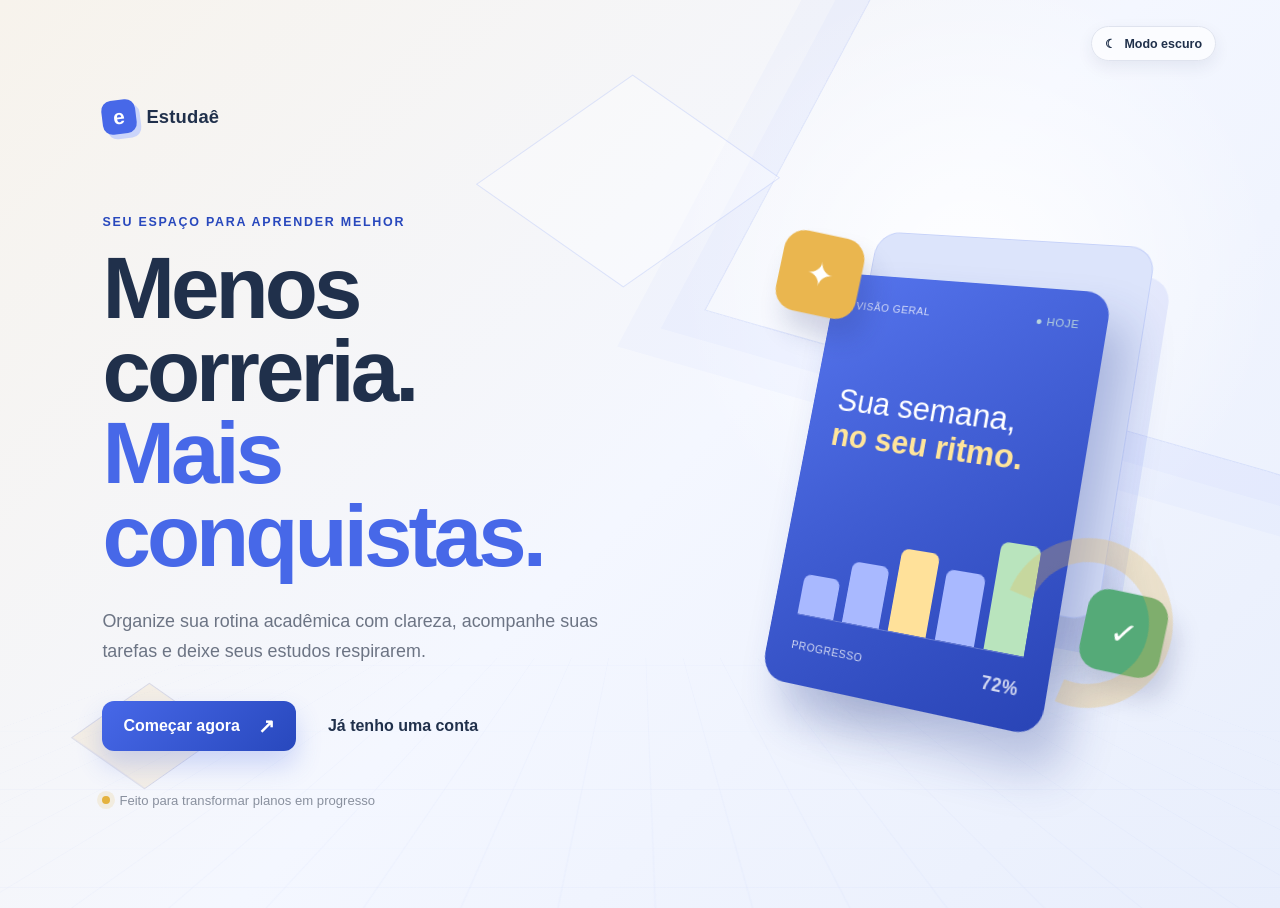
<file: frontend/index.html>
<!DOCTYPE html>
<html lang="pt-BR">
<head>
    <meta charset="UTF-8" />
    <meta name="viewport" content="width=device-width, initial-scale=1.0" />
    <title>Estudaê</title>
    <link rel="stylesheet" href="css/style.css" />
</head>
<body class="home-body">
    <main class="home-page">
        <button class="theme-toggle" type="button" data-theme-toggle aria-label="Ativar modo escuro"><span aria-hidden="true">☾</span><span data-theme-label>Modo escuro</span></button>
        <div class="home-grid" aria-hidden="true"></div>
        <div class="home-shape shape-one" aria-hidden="true"></div>
        <div class="home-shape shape-two" aria-hidden="true"></div>

        <section class="home-copy">
            <div class="brand-lockup">
                <span class="brand-mark">e</span>
                <span>Estudaê</span>
            </div>
            <p class="eyebrow">Seu espaço para aprender melhor</p>
            <h1>Menos correria.<br /><em>Mais conquistas.</em></h1>
            <p class="home-description">Organize sua rotina acadêmica com clareza, acompanhe suas tarefas e deixe seus estudos respirarem.</p>
            <div class="actions">
                <a href="cadastro.html" class="btn primary">Começar agora <span aria-hidden="true">↗</span></a>
                <a href="login.html" class="btn text-btn">Já tenho uma conta</a>
            </div>
            <div class="home-note"><span class="note-dot"></span> Feito para transformar planos em progresso</div>
        </section>

        <div class="home-art" aria-label="Ilustração abstrata com camadas geométricas">
            <div class="art-shadow"></div>
            <div class="art-panel panel-back"></div>
            <div class="art-panel panel-front">
                <div class="panel-topline"><span>visão geral</span><span class="panel-status">● hoje</span></div>
                <div class="panel-heading">Sua semana,<br /><strong>no seu ritmo.</strong></div>
                <div class="panel-bars"><span></span><span></span><span></span><span></span><span></span></div>
                <div class="panel-footer"><span>progresso</span><strong>72%</strong></div>
            </div>
            <div class="art-tile tile-yellow">✦</div>
            <div class="art-tile tile-green">✓</div>
            <div class="art-ring"></div>
        </div>
    </main>
    <script src="js/theme.js"></script>
</body>
</html>
</file>
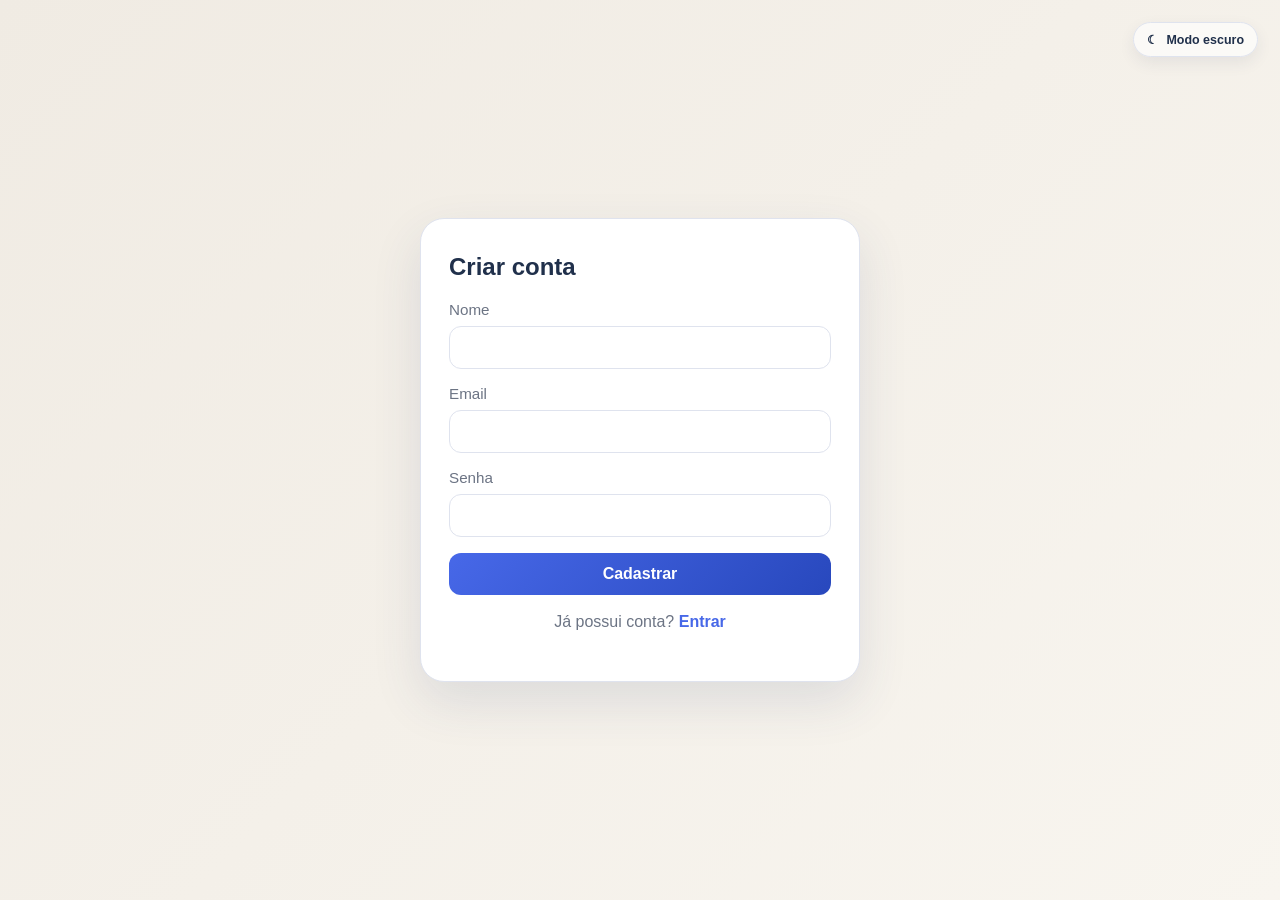
<file: frontend/cadastro.html>
<!DOCTYPE html>
<html lang="pt-BR">
<head>
    <meta charset="UTF-8" />
    <meta name="viewport" content="width=device-width, initial-scale=1.0" />
    <title>Cadastro | Estudaê</title>
    <link rel="stylesheet" href="css/style.css" />
</head>
<body>
    <div class="container">
        <button class="theme-toggle page-theme-toggle" type="button" data-theme-toggle aria-label="Ativar modo escuro"><span aria-hidden="true">☾</span><span data-theme-label>Modo escuro</span></button>
        <div class="card form-card">
            <h2>Criar conta</h2>
            <form id="cadastroForm">
                <label>
                    Nome
                    <input type="text" id="name" required />
                </label>
                <label>
                    Email
                    <input type="email" id="email" required />
                </label>
                <label>
                    Senha
                    <input type="password" id="password" required />
                </label>
                <button type="submit" class="btn primary">Cadastrar</button>
            </form>
            <p class="link-text">Já possui conta? <a href="login.html">Entrar</a></p>
        </div>
    </div>

    <script src="js/cadastro.js"></script>
    <script src="js/theme.js"></script>
</body>
</html>
</file>
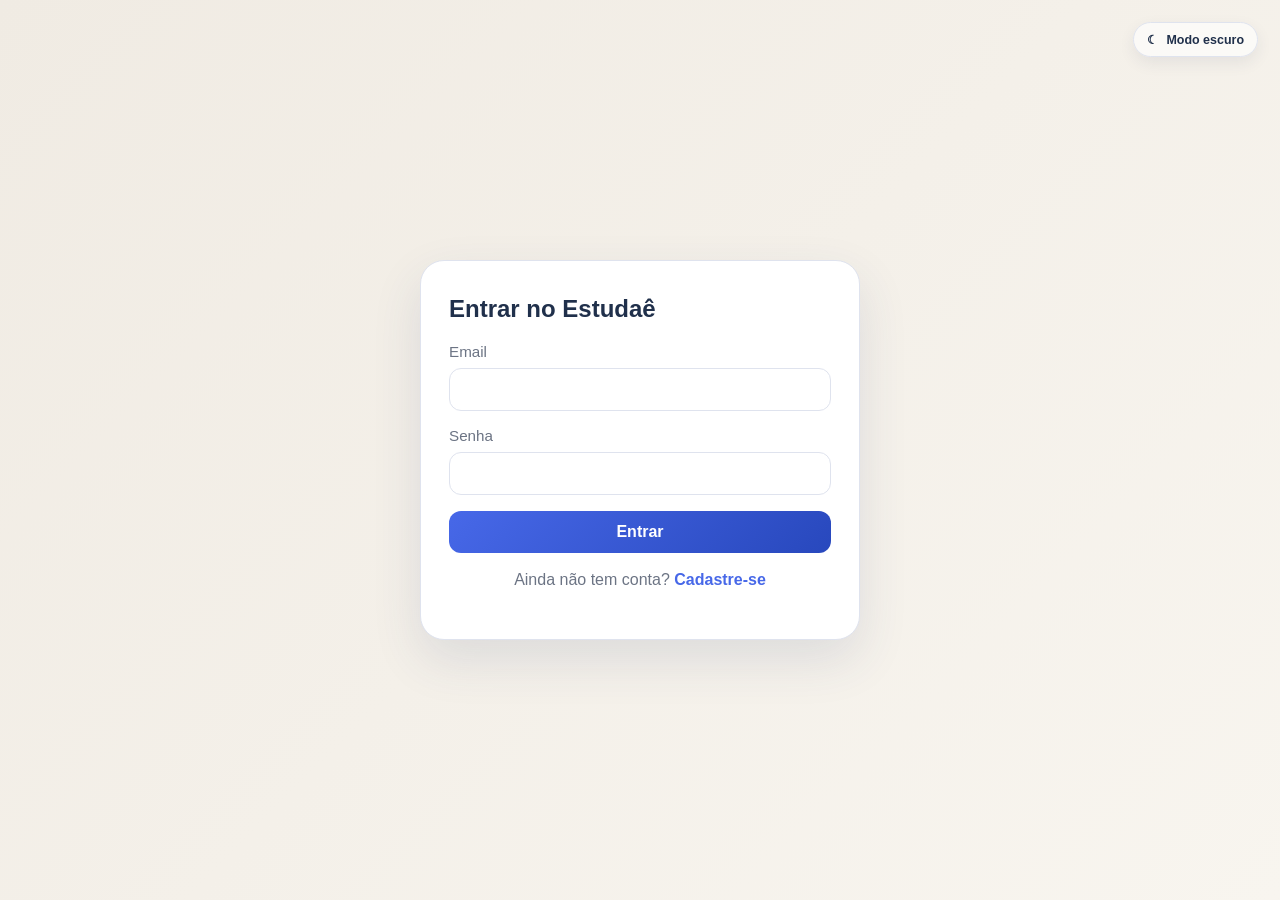
<file: frontend/dashboard.html>
<!DOCTYPE html>
<html lang="pt-BR">
<head>
    <meta charset="UTF-8" />
    <meta name="viewport" content="width=device-width, initial-scale=1.0" />
    <title>Dashboard | Estudaê</title>
    <link rel="stylesheet" href="css/style.css" />
</head>
<body>
    <div class="dashboard-shell">
        <aside class="sidebar">
            <h2>Estudaê</h2>
            <nav>
                <a href="#">Dashboard</a>
                <button id="logoutBtn" class="btn secondary">Sair</button>
            </nav>
        </aside>

        <main class="main-content">
            <section class="topbar">
                <h3>Dashboard</h3>
                <div class="topbar-actions">
                    <span id="userGreeting">Olá!</span>
                    <button class="theme-toggle" type="button" data-theme-toggle aria-label="Ativar modo escuro"><span aria-hidden="true">☾</span><span data-theme-label>Modo escuro</span></button>
                </div>
            </section>

            <section class="stats-grid">
                <div class="stat-card">
                    <span>Total</span>
                    <strong id="totalTasks">0</strong>
                </div>
                <div class="stat-card">
                    <span>Pendentes</span>
                    <strong id="pendingTasks">0</strong>
                </div>
                <div class="stat-card">
                    <span>Concluídas</span>
                    <strong id="completedTasks">0</strong>
                </div>
                <div class="stat-card">
                    <span>Próximas</span>
                    <strong id="nearDeadline">0</strong>
                </div>
            </section>

            <section class="task-panel">
                <h3 id="formTitle">Nova tarefa</h3>
                <form id="taskForm" class="task-form">
                    <input type="text" id="taskTitle" placeholder="Título" required />
                    <textarea id="taskDescription" placeholder="Descrição"></textarea>
                    <select id="taskCategory" required>
                        <option value="TRABALHO">Trabalho</option>
                        <option value="PROVA">Prova</option>
                        <option value="PROJETO">Projeto</option>
                        <option value="ESTUDO">Estudo</option>
                    </select>
                    <input type="date" id="taskDueDate" required />
                    <button type="submit" class="btn primary" id="submitTaskBtn">Adicionar</button>
                    <button type="button" class="btn secondary hidden" id="cancelEditBtn">Cancelar</button>
                </form>
            </section>

            <section class="task-panel">
                <div class="panel-header">
                    <h3>Minhas tarefas</h3>
                    <div class="filters">
                        <select id="filterStatus">
                            <option value="all">Todas</option>
                            <option value="pending">Pendentes</option>
                            <option value="completed">Concluídas</option>
                        </select>
                        <select id="filterCategory">
                            <option value="all">Todas as categorias</option>
                            <option value="TRABALHO">Trabalho</option>
                            <option value="PROVA">Prova</option>
                            <option value="PROJETO">Projeto</option>
                            <option value="ESTUDO">Estudo</option>
                        </select>
                    </div>
                </div>
                <div id="tasksContainer" class="tasks-container"></div>
            </section>
        </main>
    </div>

    <script src="js/dashboard.js"></script>
    <script src="js/theme.js"></script>
</body>
</html>
</file>
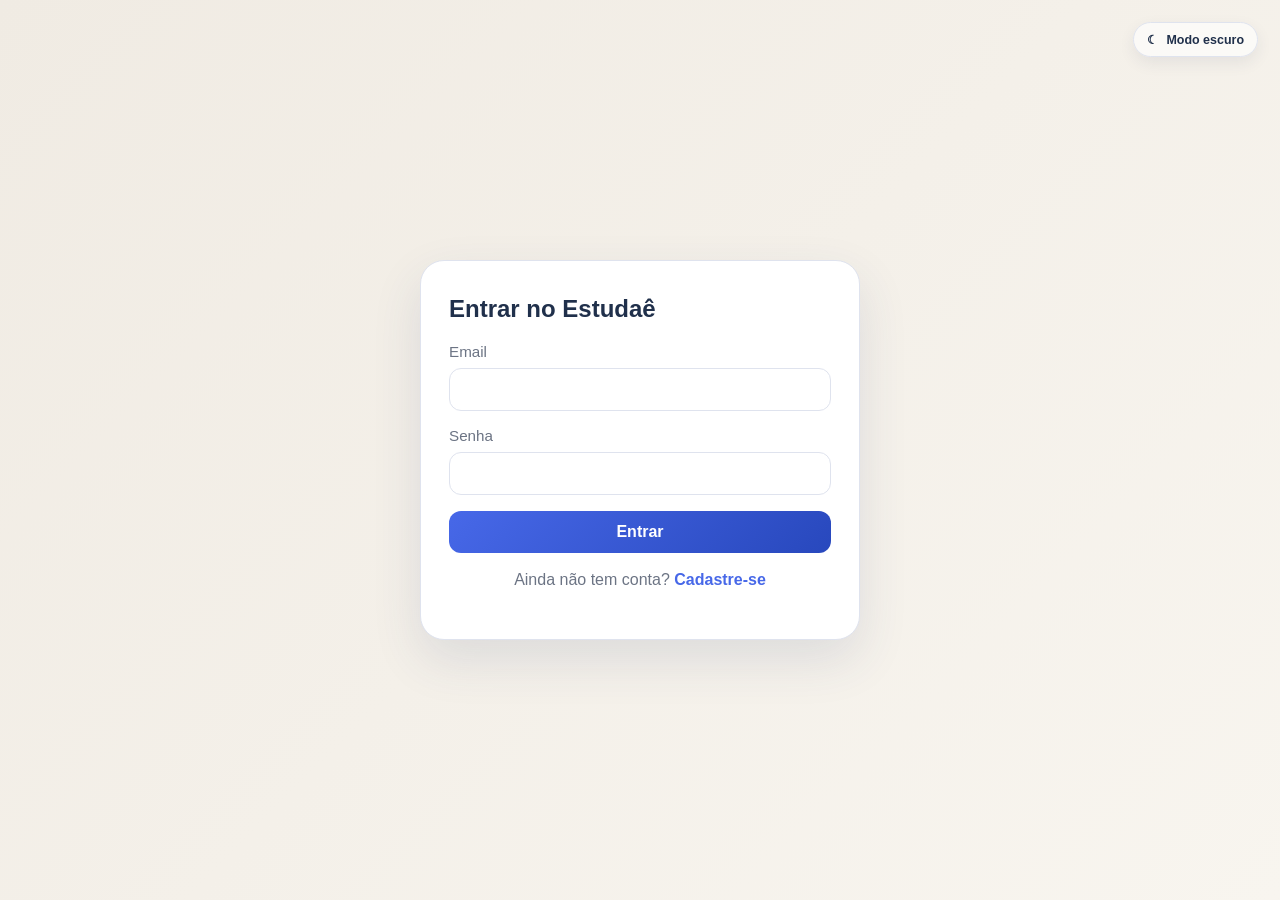
<file: frontend/login.html>
<!DOCTYPE html>
<html lang="pt-BR">
<head>
    <meta charset="UTF-8" />
    <meta name="viewport" content="width=device-width, initial-scale=1.0" />
    <title>Login | Estudaê</title>
    <link rel="stylesheet" href="css/style.css" />
</head>
<body>
    <div class="container">
        <button class="theme-toggle page-theme-toggle" type="button" data-theme-toggle aria-label="Ativar modo escuro"><span aria-hidden="true">☾</span><span data-theme-label>Modo escuro</span></button>
        <div class="card form-card">
            <h2>Entrar no Estudaê</h2>
            <form id="loginForm">
                <label>
                    Email
                    <input type="email" id="email" required />
                </label>
                <label>
                    Senha
                    <input type="password" id="password" required />
                </label>
                <button type="submit" class="btn primary">Entrar</button>
            </form>
            <p class="link-text">Ainda não tem conta? <a href="cadastro.html">Cadastre-se</a></p>
        </div>
    </div>

    <script src="js/login.js"></script>
    <script src="js/theme.js"></script>
</body>
</html>
</file>
<file: frontend/css/style.css>
:root {
    --bg: #f8f5ef;
    --bg-strong: #f0ebe3;
    --card: #ffffff;
    --primary: #4768e8;
    --primary-dark: #2848bd;
    --secondary: #e6ecff;
    --text: #20304b;
    --muted: #6c7484;
    --success: #0ea76d;
    --danger: #e54848;
    --warning: #f59e0b;
    --border: #dfe3ee;
    --shadow: 0 20px 50px rgba(49, 64, 113, 0.12);
  }

  :root[data-theme="dark"] {
    --bg: #111827;
    --bg-strong: #172033;
    --card: #1d293d;
    --secondary: #293858;
    --text: #eff4ff;
    --muted: #aab5c9;
    --border: #34435f;
    --shadow: 0 20px 50px rgba(0, 0, 0, 0.28);
  }

  * {
    box-sizing: border-box;
    font-family: 'Segoe UI', Tahoma, Geneva, Verdana, sans-serif;
  }

  body {
    margin: 0;
    background: linear-gradient(135deg, var(--bg-strong), var(--bg));
    color: var(--text);
    transition: background 0.3s ease, color 0.3s ease;
  }

  .theme-toggle {
    display: inline-flex;
    align-items: center;
    gap: 8px;
    border: 1px solid var(--border);
    border-radius: 999px;
    padding: 9px 13px;
    color: var(--text);
    background: rgba(255, 255, 255, 0.62);
    font-size: 0.78rem;
    font-weight: 700;
    cursor: pointer;
    box-shadow: 0 6px 16px rgba(35, 52, 94, 0.08);
    transition: background 0.2s ease, transform 0.2s ease;
  }

  .theme-toggle:hover { transform: translateY(-1px); background: var(--card); }
  [data-theme="dark"] .theme-toggle { background: rgba(29, 41, 61, 0.82); }
  .page-theme-toggle { position: fixed; top: 22px; right: 22px; z-index: 5; }

  .container {
    min-height: 100vh;
    display: grid;
    place-items: center;
    padding: 24px;
  }

  .login-page {
    background: radial-gradient(circle at top, #edf4ff 0%, #f6f8ff 40%, #eef2ff 100%);
  }

  .home-body { background: #f8f5ef; }

  [data-theme="dark"] .home-body { background: #111827; }
  [data-theme="dark"] .home-page { background: radial-gradient(circle at 76% 30%, rgba(50, 68, 107, 0.46), transparent 28%), linear-gradient(135deg, #111827 0%, #18243a 55%, #202e4a 100%); }
  [data-theme="dark"] .home-page::before { opacity: 0.2; }
  [data-theme="dark"] .brand-mark { box-shadow: 4px 5px 0 #344575; }
  [data-theme="dark"] .panel-back { background: #34446a; }

  .home-page {
    min-height: 100vh;
    position: relative;
    isolation: isolate;
    overflow: hidden;
    display: grid;
    grid-template-columns: minmax(420px, 1.15fr) minmax(360px, 0.85fr);
    align-items: center;
    gap: clamp(24px, 5vw, 84px);
    padding: clamp(42px, 8vw, 100px) clamp(28px, 8vw, 132px);
    background: radial-gradient(circle at 76% 30%, rgba(255, 255, 255, 0.9), transparent 26%), linear-gradient(135deg, #f7f3ec 0%, #f4f7ff 52%, #e8eefc 100%);
  }

  .home-page > .theme-toggle { position: absolute; top: 26px; right: clamp(24px, 5vw, 72px); z-index: 4; }

  .home-page::before {
    content: '';
    position: absolute;
    inset: 0;
    z-index: -3;
    opacity: 0.34;
    background-image: linear-gradient(rgba(71, 104, 232, 0.08) 1px, transparent 1px), linear-gradient(90deg, rgba(71, 104, 232, 0.08) 1px, transparent 1px);
    background-size: 54px 54px;
    transform: perspective(700px) rotateX(60deg) scale(1.8) translateY(20%);
    transform-origin: center bottom;
  }

  .home-grid {
    position: absolute;
    width: 600px;
    height: 600px;
    right: -160px;
    top: -170px;
    z-index: -2;
    border: 1px solid rgba(71, 104, 232, 0.14);
    transform: rotate(28deg) skewY(-12deg);
    box-shadow: 0 0 0 30px rgba(71, 104, 232, 0.025), 0 0 0 60px rgba(71, 104, 232, 0.025);
  }

  .home-shape {
    position: absolute;
    z-index: -1;
    border: 1px solid rgba(71, 104, 232, 0.16);
    transform: rotate(35deg) skewX(-20deg);
    animation: shape-float 9s ease-in-out infinite;
  }

  .shape-one { width: 180px; height: 180px; left: 42%; top: 10%; background: rgba(255, 255, 255, 0.3); }
  .shape-two { width: 90px; height: 90px; left: 8%; bottom: 14%; background: rgba(233, 183, 82, 0.12); animation-delay: -3s; }

  .home-copy { max-width: 680px; position: relative; z-index: 1; animation: rise-in 0.8s ease both; }
  .brand-lockup { display: inline-flex; align-items: center; gap: 10px; color: var(--text); font-size: 1.15rem; font-weight: 800; letter-spacing: 0.01em; }
  .brand-mark { display: grid; place-items: center; width: 34px; height: 34px; border-radius: 10px; background: var(--primary); color: #fff; font-size: 1.3rem; box-shadow: 4px 5px 0 #cbd5fa; transform: rotate(-7deg); }
  .eyebrow { margin: clamp(58px, 9vh, 96px) 0 18px; color: var(--primary-dark); font-size: 0.78rem; font-weight: 800; letter-spacing: 0.14em; text-transform: uppercase; }
  .home-copy h1 { margin: 0; color: var(--text); font-size: clamp(3.4rem, 6.8vw, 6.8rem); line-height: 0.95; letter-spacing: -0.045em; }
  .home-copy h1 em { color: var(--primary); font-style: normal; }
  .home-description { max-width: 540px; margin: 28px 0 0; color: var(--muted); font-size: 1.12rem; line-height: 1.7; }
  .home-page .actions { justify-content: flex-start; margin-top: 34px; }
  .home-page .btn { min-height: 50px; }
  .home-page .btn.primary { gap: 18px; padding-inline: 21px; box-shadow: 0 14px 26px rgba(71, 104, 232, 0.24); }
  .home-page .btn.primary span { font-size: 1.25rem; line-height: 0; }
  .text-btn { padding-inline: 8px; color: var(--text); background: transparent; }
  .text-btn:hover { color: var(--primary); box-shadow: none; }
  .home-note { display: flex; align-items: center; gap: 9px; margin-top: 42px; color: #89909e; font-size: 0.82rem; }
  .note-dot { width: 8px; height: 8px; border-radius: 50%; background: #e4b23e; box-shadow: 0 0 0 5px rgba(228, 178, 62, 0.14); }

  .home-art { position: relative; min-height: min(620px, 72vh); perspective: 1200px; animation: rise-in 0.9s 0.12s ease both; }
  .art-shadow { position: absolute; width: 70%; height: 18%; left: 18%; bottom: 12%; background: rgba(48, 61, 107, 0.18); filter: blur(25px); transform: rotate(-12deg); }
  .art-panel { position: absolute; width: min(390px, 70%); aspect-ratio: 0.82; border-radius: 26px; transform: rotateY(-20deg) rotateX(10deg) rotateZ(7deg); transform-style: preserve-3d; }
  .panel-back { right: 11%; top: 14%; background: #dce4fb; border: 1px solid rgba(71, 104, 232, 0.15); box-shadow: 20px 30px 0 rgba(71, 104, 232, 0.1); }
  .panel-front { right: 22%; top: 21%; padding: 28px; color: #fff; background: linear-gradient(145deg, #5574ed, #2944b6); box-shadow: 24px 30px 45px rgba(40, 61, 148, 0.28); }
  .panel-topline, .panel-footer { display: flex; justify-content: space-between; align-items: center; font-size: 0.72rem; letter-spacing: 0.06em; text-transform: uppercase; opacity: 0.78; }
  .panel-status { color: #d8f4dc; }
  .panel-heading { margin-top: 78px; font-size: clamp(1.6rem, 3vw, 2.1rem); line-height: 1.1; }
  .panel-heading strong { color: #ffe59b; font-weight: 700; }
  .panel-bars { display: flex; align-items: end; gap: 10px; height: 120px; margin-top: 50px; border-bottom: 1px solid rgba(255, 255, 255, 0.25); }
  .panel-bars span { flex: 1; border-radius: 8px 8px 0 0; background: #a9b9ff; }
  .panel-bars span:nth-child(1) { height: 34%; } .panel-bars span:nth-child(2) { height: 52%; } .panel-bars span:nth-child(3) { height: 70%; background: #ffe19a; } .panel-bars span:nth-child(4) { height: 59%; } .panel-bars span:nth-child(5) { height: 88%; background: #b9e4bd; }
  .panel-footer { margin-top: 20px; } .panel-footer strong { color: #fff; font-size: 1.1rem; }
  .art-tile { position: absolute; display: grid; place-items: center; width: 78px; height: 78px; border-radius: 20px; color: #fff; font-size: 2rem; box-shadow: 12px 18px 24px rgba(34, 47, 104, 0.18); transform: rotate(12deg) translateZ(50px); animation: tile-float 7s ease-in-out infinite; }
  .tile-yellow { top: 16%; left: 9%; background: #eab64f; } .tile-green { right: 5%; bottom: 16%; background: #55aa78; animation-delay: -2s; }
  .art-ring { position: absolute; width: 170px; height: 170px; right: 1%; bottom: 9%; border: 24px solid rgba(234, 182, 79, 0.28); border-left-color: transparent; border-radius: 50%; transform: rotate(-22deg); }

  @keyframes rise-in { from { opacity: 0; transform: translateY(18px); } to { opacity: 1; transform: translateY(0); } }
  @keyframes shape-float { 0%, 100% { transform: rotate(35deg) skewX(-20deg) translateY(0); } 50% { transform: rotate(38deg) skewX(-20deg) translateY(-14px); } }
  @keyframes tile-float { 0%, 100% { transform: rotate(12deg) translateY(0); } 50% { transform: rotate(9deg) translateY(-12px); } }
  @media (prefers-reduced-motion: reduce) { .home-copy, .home-art, .home-shape, .art-tile { animation: none; } }

  .card {
    background: var(--card);
    border: 1px solid var(--border);
    border-radius: 24px;
    box-shadow: var(--shadow);
  }

  .auth-card {
    width: min(500px, 100%);
    padding: 42px 34px;
    text-align: center;
  }

  .auth-card h1 {
    font-size: 3rem;
    margin-bottom: 12px;
    color: var(--primary-dark);
  }

  .auth-card p {
    color: var(--muted);
    font-size: 1.05rem;
  }

  .form-card {
    width: min(440px, 100%);
    padding: 34px 28px;
  }

  h1, h2, h3, h4, p {
    margin-top: 0;
  }

  .actions {
    display: flex;
    gap: 12px;
    justify-content: center;
    margin-top: 30px;
  }

  .btn {
    border: none;
    border-radius: 12px;
    padding: 12px 20px;
    font-weight: 700;
    cursor: pointer;
    text-decoration: none;
    display: inline-flex;
    align-items: center;
    justify-content: center;
    transition: transform 0.2s ease, box-shadow 0.2s ease;
  }

  .btn:hover {
    transform: translateY(-1px);
    box-shadow: 0 10px 20px rgba(91, 108, 255, 0.18);
  }

  .btn.primary {
    background: linear-gradient(135deg, var(--primary), var(--primary-dark));
    color: white;
  }

  .btn.secondary {
    background: var(--secondary);
    color: var(--primary-dark);
  }

  form {
    display: flex;
    flex-direction: column;
    gap: 16px;
  }

  label {
    display: flex;
    flex-direction: column;
    gap: 8px;
    font-size: 0.95rem;
    color: var(--muted);
  }

  input, select, textarea, button {
    font: inherit;
  }

  input, select, textarea {
    width: 100%;
    border: 1px solid var(--border);
    border-radius: 12px;
    padding: 12px 14px;
    background: white;
    color: var(--text);
  }

  [data-theme="dark"] input,
  [data-theme="dark"] select,
  [data-theme="dark"] textarea { background: #17243a; color: var(--text); }

  textarea {
    min-height: 110px;
    resize: vertical;
  }

  .link-text {
    margin-top: 18px;
    text-align: center;
    color: var(--muted);
  }

  .link-text a {
    color: var(--primary);
    text-decoration: none;
    font-weight: 700;
  }

  .dashboard-shell {
    display: grid;
    grid-template-columns: 240px 1fr;
    min-height: 100vh;
  }

  .sidebar {
    background: linear-gradient(180deg, #1d2943, #17223a);
    color: white;
    padding: 30px 22px;
  }

  .sidebar h2 {
    margin: 0;
    font-size: 2rem;
    color: #dfe7ff;
  }

  .sidebar nav {
    display: flex;
    flex-direction: column;
    gap: 14px;
    margin-top: 26px;
  }

  .sidebar a {
    color: white;
    text-decoration: none;
    opacity: 0.8;
  }

  .main-content {
    padding: 32px;
  }

  .topbar, .panel-header {
    display: flex;
    align-items: center;
    justify-content: space-between;
    gap: 12px;
    margin-bottom: 20px;
    flex-wrap: wrap;
  }

  .topbar-actions { display: flex; align-items: center; gap: 14px; }

  .stats-grid {
    display: grid;
    grid-template-columns: repeat(auto-fit, minmax(180px, 1fr));
    gap: 16px;
    margin-bottom: 28px;
  }

  .stat-card {
    background: var(--card);
    border: 1px solid var(--border);
    border-radius: 18px;
    padding: 22px 18px;
    display: flex;
    flex-direction: column;
    gap: 8px;
    box-shadow: 0 8px 24px rgba(91, 108, 255, 0.06);
  }

  .stat-card span {
    color: var(--muted);
    font-weight: 700;
  }

  .stat-card strong {
    font-size: 2.1rem;
    color: var(--text);
  }

  .task-panel {
    background: var(--card);
    border: 1px solid var(--border);
    border-radius: 18px;
    padding: 20px;
    margin-bottom: 20px;
    box-shadow: 0 12px 32px rgba(82, 101, 255, 0.04);
  }

  .task-form {
    display: grid;
    grid-template-columns: repeat(auto-fit, minmax(180px, 1fr));
    gap: 12px;
    align-items: end;
  }

  .filters {
    display: flex;
    gap: 10px;
    flex-wrap: wrap;
  }

  .tasks-container {
    display: grid;
    gap: 14px;
    margin-top: 18px;
  }

  .task-item {
    border: 1px solid var(--border);
    border-radius: 14px;
    padding: 16px;
    display: flex;
    justify-content: space-between;
    gap: 12px;
    align-items: flex-start;
    background: var(--card);
  }

  .task-item.completed {
    opacity: 0.75;
    background: #f7fafd;
  }

  .task-main {
    flex: 1;
  }

  .task-main h4 {
    margin: 0 0 8px;
    font-size: 1.15rem;
  }

  .task-main p {
    margin: 0;
    color: var(--muted);
  }

  .task-meta {
    display: flex;
    gap: 8px;
    flex-wrap: wrap;
    margin-top: 12px;
  }

  .tag {
    background: #edf2ff;
    color: var(--primary-dark);
    border-radius: 999px;
    padding: 6px 10px;
    font-size: 0.78rem;
    font-weight: 700;
  }

  .tag.success {
    background: rgba(14, 167, 109, 0.12);
    color: var(--success);
  }

  .tag.warning {
    background: rgba(245, 158, 11, 0.12);
    color: var(--warning);
  }

  .task-actions {
    display: flex;
    gap: 8px;
    flex-wrap: wrap;
    justify-content: flex-end;
  }

  .action-btn {
    border: none;
    border-radius: 10px;
    padding: 8px 12px;
    cursor: pointer;
    font-weight: 700;
  }

  .complete-btn {
    background: rgba(14, 167, 109, 0.12);
    color: var(--success);
  }

  .edit-btn {
    background: rgba(91, 108, 255, 0.12);
    color: var(--primary-dark);
  }

  .delete-btn {
    background: rgba(229, 72, 72, 0.12);
    color: var(--danger);
  }

  .hidden {
    display: none;
  }

  .empty-state {
    color: var(--muted);
    padding: 20px;
    text-align: center;
    background: var(--bg-strong);
    border: 1px dashed var(--border);
    border-radius: 12px;
  }

  @media (max-width: 768px) {
    .page-theme-toggle { top: 14px; right: 14px; }
    .home-page > .theme-toggle { top: 14px; right: 14px; }
    .topbar-actions { width: 100%; justify-content: space-between; }
    .home-page { display: block; padding: 32px 24px 54px; }
    .home-copy h1 { font-size: clamp(3.2rem, 15vw, 5rem); }
    .home-copy .eyebrow { margin-top: 68px; }
    .home-page .actions { align-items: flex-start; flex-direction: column; }
    .home-page .text-btn { padding-left: 0; }
    .home-art { min-height: 420px; margin-top: 32px; }
    .art-panel { width: 58%; }
    .panel-front { right: 19%; top: 16%; padding: 20px; }
    .panel-heading { margin-top: 48px; }
    .panel-bars { height: 86px; margin-top: 28px; }
    .art-tile { width: 58px; height: 58px; font-size: 1.4rem; }
    .art-ring { width: 120px; height: 120px; border-width: 17px; }
    .dashboard-shell {
      grid-template-columns: 1fr;
    }

    .sidebar {
      padding-bottom: 14px;
    }

    .main-content {
      padding: 18px;
    }
  }
</file>
